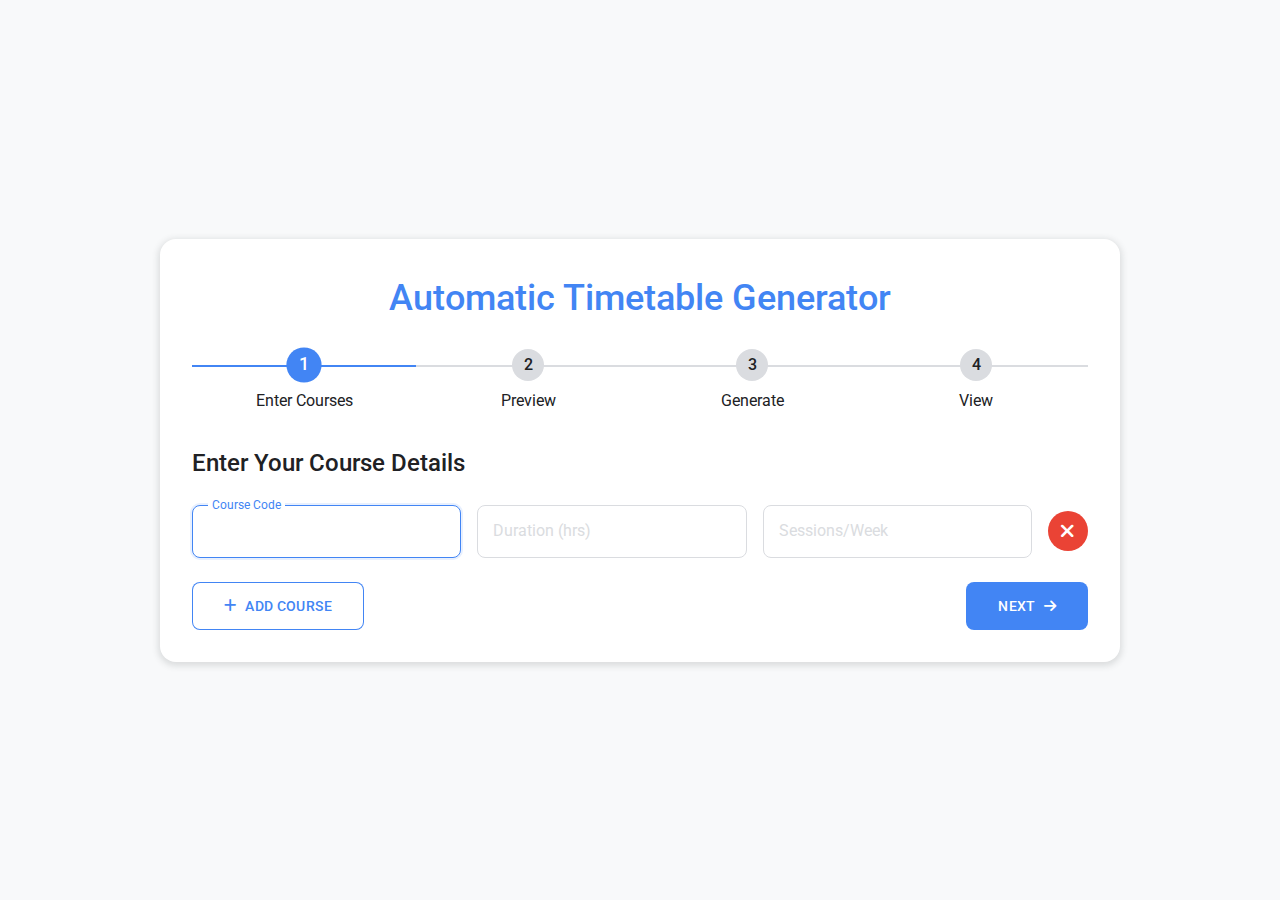
<file: index.html>
<!DOCTYPE html>
<html lang="en">
<head>
  <meta charset="UTF-8"/>
  <meta name="viewport" content="width=device-width, initial-scale=1.0"/>
  <title>Automatic Timetable Generator</title>
  <link rel="icon" href="assets/favicon.ico"/>
  <link href="https://fonts.googleapis.com/css2?family=Google+Sans:wght@400;500;700&family=Roboto:wght@300;400;500;700&display=swap" rel="stylesheet"/>
  <link rel="stylesheet" href="css/style.css"/>
  <link rel="stylesheet" href="https://cdnjs.cloudflare.com/ajax/libs/font-awesome/6.0.0/css/all.min.css"/>
</head>
<body>
  <div class="wizard-container">
    <h1 class="title">Automatic Timetable Generator</h1>

    <div class="progress-bar" data-step="1">
      <div class="step active" data-step="1">Enter Courses</div>
      <div class="step" data-step="2">Preview</div>
      <div class="step" data-step="3">Generate</div>
      <div class="step" data-step="4">View</div>
    </div>

    <!-- Step 1: Enter Courses -->
    <section id="step1" class="step-section active">
      <h2>Enter Your Course Details</h2>
      <div id="courseContainer"></div>
      <div class="button-row">
        <button id="addCourseBtn" class="btn secondary icon">
          <i class="fas fa-plus"></i> Add Course
        </button>
        <button id="toPreview" class="btn primary icon">
          Next <i class="fas fa-arrow-right"></i>
        </button>
      </div>
    </section>

    <!-- Step 2: Preview -->
    <section id="step2" class="step-section">
      <h2>Review Your Courses</h2>
      <table id="previewTable">
        <thead>
          <tr>
            <th>Course Code</th>
            <th>Duration (hrs)</th>
            <th>Sessions/Week</th>
            <th>Action</th>
          </tr>
        </thead>
        <tbody></tbody>
      </table>
      <div class="button-row">
        <button id="backToEntry" class="btn secondary icon">
          <i class="fas fa-arrow-left"></i> Back
        </button>
        <button id="toGenerate" class="btn primary icon">
          Generate <i class="fas fa-wand-magic-sparkles"></i>
        </button>
      </div>
    </section>

    <!-- Step 3: Generating -->
    <section id="step3" class="step-section">
      <h2>Creating Your Timetable</h2>
      <div class="loader-container">
        <div class="loader"></div>
        <p class="progress-text">Optimizing your schedule...</p>
      </div>
    </section>

    <!-- Step 4: View Timetable -->
    <section id="step4" class="step-section">
      <h2>Your Weekly Schedule</h2>
      <div id="timetableGrid" class="grid-section"></div>
      <div class="button-row">
        <button id="restartBtn" class="btn secondary icon">
          <i class="fas fa-redo"></i> New Schedule
        </button>
        <button id="printBtn" class="btn primary icon">
          <i class="fas fa-print"></i> Print
        </button>
      </div>
    </section>
  </div>

  <script src="js/app.js"></script>
  <script src="js/form.js"></script>
  <script src="js/timetable.js"></script>
</body>
</html>
</file>
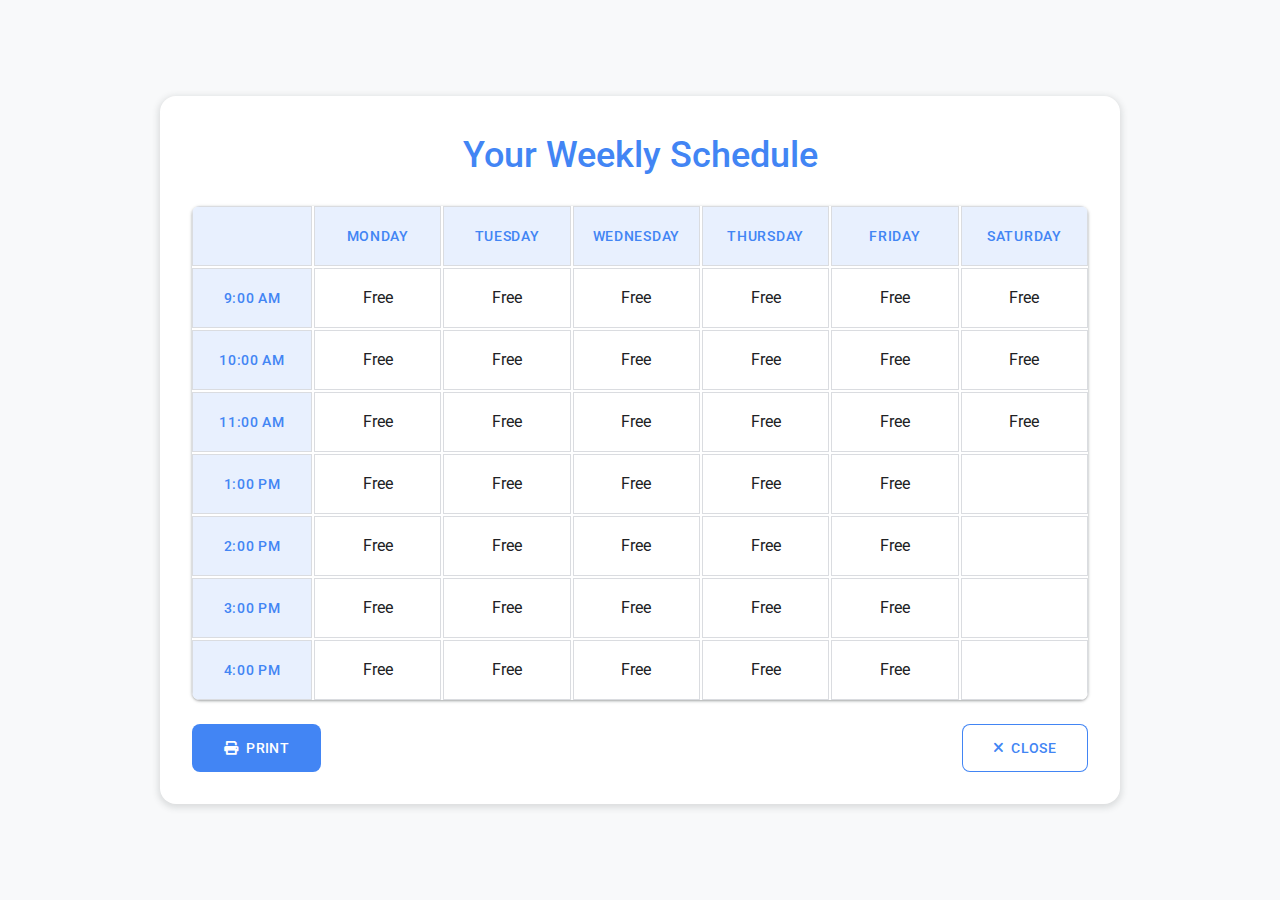
<file: timetable.html>
<!DOCTYPE html>
<html lang="en">
<head>
  <meta charset="UTF-8"/>
  <meta name="viewport" content="width=device-width, initial-scale=1.0"/>
  <title>Printable Timetable</title>
  <link href="https://fonts.googleapis.com/css2?family=Google+Sans:wght@400;500;700&family=Roboto:wght@300;400;500;700&display=swap" rel="stylesheet"/>
  <link rel="stylesheet" href="css/style.css"/>
  <link rel="stylesheet" href="https://cdnjs.cloudflare.com/ajax/libs/font-awesome/6.0.0/css/all.min.css"/>
  <style>
    @media print {
      body {
        background-color: white;
        margin: 0;
        padding: 20px;
      }
      
      .wizard-container {
        box-shadow: none;
        max-width: 100%;
        margin: 0;
        padding: 0;
      }
      
      .btn {
        display: none;
      }
    }
  </style>
</head>
<body onload="timetable.generate()">
  <div class="wizard-container">
    <h1 class="title">Your Weekly Schedule</h1>
    <div id="timetableGrid" class="grid-section"></div>
    <div class="button-row">
      <button onclick="window.print()" class="btn primary icon">
        <i class="fas fa-print"></i> Print
      </button>
      <button onclick="window.close()" class="btn secondary icon">
        <i class="fas fa-times"></i> Close
      </button>
    </div>
  </div>
  <script src="js/timetable.js"></script>
  <script>
    // If courses data is not available, get it from localStorage
    if (!window.courses && localStorage.getItem('timetableCourses')) {
      try {
        window.courses = JSON.parse(localStorage.getItem('timetableCourses'));
      } catch (e) {
        console.error('Failed to load courses from localStorage', e);
      }
    }
  </script>
</body>
</html>
</file>
<file: css/style.css>
/* Base Variables & Settings */
:root {
  /* Light Theme Colors */
  --primary: #4285f4;
  --primary-dark: #1a73e8;
  --primary-light: #e8f0fe;
  --secondary: #34a853;
  --error: #ea4335;
  --warning: #fbbc04;
  --surface: #ffffff;
  --background: #f8f9fa;
  --on-primary: #ffffff;
  --on-surface: #202124;
  --on-background: #202124;
  --border: #dadce0;
  --shadow-color: rgba(60, 64, 67, 0.15);
  
  /* Animation Settings */
  --transition-fast: 150ms cubic-bezier(0.4, 0.0, 0.2, 1);
  --transition-standard: 300ms cubic-bezier(0.4, 0.0, 0.2, 1);
  --transition-emphasized: 500ms cubic-bezier(0.4, 0.0, 0.2, 1);
  
  /* Elevation Shadows */
  --elevation-1: 0 1px 2px 0 rgba(60, 64, 67, 0.3), 0 1px 3px 1px rgba(60, 64, 67, 0.15);
  --elevation-2: 0 2px 6px 2px rgba(60, 64, 67, 0.15);
  --elevation-3: 0 4px 8px 3px rgba(60, 64, 67, 0.15);
  
  /* Spacing */
  --spacing-xs: 4px;
  --spacing-s: 8px;
  --spacing-m: 16px;
  --spacing-l: 24px;
  --spacing-xl: 32px;
  
  /* Border Radius */
  --radius-s: 4px;
  --radius-m: 8px;
  --radius-l: 16px;
  --radius-xl: 28px;
}

/* Dark Theme */
@media (prefers-color-scheme: dark) {
  :root {
    --primary: #8ab4f8;
    --primary-dark: #669df6;
    --primary-light: #232e40;
    --surface: #202124;
    --background: #121212;
    --on-primary: #202124;
    --on-surface: #e8eaed;
    --on-background: #e8eaed;
    --border: #5f6368;
    --shadow-color: rgba(0, 0, 0, 0.3);
  }
}

/* Base Elements */
* {
  box-sizing: border-box;
  margin: 0;
  padding: 0;
}

body {
  font-family: 'Google Sans', 'Roboto', sans-serif;
  background-color: var(--background);
  color: var(--on-background);
  transition: background-color var(--transition-standard), color var(--transition-standard);
  margin: 0;
  padding: 0;
  min-height: 100vh;
  display: flex;
  align-items: center;
  justify-content: center;
  font-size: 16px;
  line-height: 1.5;
}

.wizard-container {
  max-width: 960px;
  width: 90%;
  margin: var(--spacing-xl) auto;
  background-color: var(--surface);
  border-radius: var(--radius-l);
  box-shadow: var(--elevation-2);
  padding: var(--spacing-xl);
  position: relative;
  overflow: hidden;
  transition: box-shadow var(--transition-standard), background-color var(--transition-standard);
}

.wizard-container:hover {
  box-shadow: var(--elevation-3);
}

.title {
  font-weight: 500;
  color: var(--primary);
  text-align: center;
  margin-bottom: var(--spacing-l);
  font-size: 2.25rem;
  transition: color var(--transition-standard);
}

h2 {
  color: var(--on-surface);
  margin-bottom: var(--spacing-l);
  font-weight: 500;
  font-size: 1.5rem;
  transition: color var(--transition-standard);
}

/* Progress Stepper */
.progress-bar {
  display: flex;
  margin-bottom: var(--spacing-xl);
  position: relative;
  counter-reset: step;
}

.progress-bar::before {
  content: '';
  position: absolute;
  height: 2px;
  background-color: var(--border);
  top: 16px;
  left: 0;
  right: 0;
  z-index: 1;
  transition: background-color var(--transition-standard);
}

.progress-bar::after {
  content: '';
  position: absolute;
  height: 2px;
  background-color: var(--primary);
  top: 16px;
  left: 0;
  z-index: 2;
  transition: width var(--transition-emphasized), background-color var(--transition-standard);
}

.progress-bar[data-step="1"]::after { width: 25%; }
.progress-bar[data-step="2"]::after { width: 50%; }
.progress-bar[data-step="3"]::after { width: 75%; }
.progress-bar[data-step="4"]::after { width: 100%; }

.step {
  flex: 1;
  text-align: center;
  position: relative;
  z-index: 3;
  transition: color var(--transition-standard);
}

.step::before {
  counter-increment: step;
  content: counter(step);
  display: flex;
  align-items: center;
  justify-content: center;
  width: 32px;
  height: 32px;
  background-color: var(--border);
  color: var(--on-background);
  border-radius: 50%;
  margin: 0 auto var(--spacing-s);
  font-weight: 500;
  transition: background-color var(--transition-standard), color var(--transition-standard), transform var(--transition-emphasized);
}

.step.active::before {
  background-color: var(--primary);
  color: var(--on-primary);
  transform: scale(1.1);
}

.step.done::before {
  background-color: var(--secondary);
  color: var(--on-primary);
  content: '✓';
}

.step-section {
  display: none;
  opacity: 0;
  transform: translateY(20px);
  transition: opacity var(--transition-standard), transform var(--transition-standard);
}

.step-section.active {
  display: block;
  opacity: 1;
  transform: translateY(0);
  animation: fadeUpIn var(--transition-emphasized) forwards;
}

/* Course Input Form */
#courseContainer {
  margin-bottom: var(--spacing-l);
}

.course-row {
  display: flex;
  gap: var(--spacing-m);
  margin-bottom: var(--spacing-m);
  animation: fadeInLeft var(--transition-standard) forwards;
}

.input-field {
  position: relative;
  flex: 1;
}

.input-field input {
  width: 100%;
  padding: var(--spacing-m);
  background-color: var(--surface);
  border: 1px solid var(--border);
  border-radius: var(--radius-m);
  color: var(--on-surface);
  font-family: inherit;
  font-size: 1rem;
  transition: border var(--transition-fast), box-shadow var(--transition-fast), background-color var(--transition-standard);
}

.input-field input:focus {
  outline: none;
  border-color: var(--primary);
  box-shadow: 0 0 0 2px var(--primary-light);
}

.input-field label {
  position: absolute;
  left: var(--spacing-m);
  top: 50%;
  transform: translateY(-50%);
  color: var(--border);
  pointer-events: none;
  transition: all var(--transition-fast);
}

.input-field input:focus + label,
.input-field input:not(:placeholder-shown) + label {
  top: 0;
  font-size: 0.75rem;
  background-color: var(--surface);
  padding: 0 var(--spacing-xs);
  color: var(--primary);
}

.remove-row {
  display: flex;
  align-items: center;
  justify-content: center;
  width: 40px;
  height: 40px;
  border-radius: 50%;
  border: none;
  background-color: var(--error);
  color: white;
  cursor: pointer;
  font-size: 1.25rem;
  transition: background-color var(--transition-fast), transform var(--transition-fast);
  align-self: center;
}

.remove-row:hover {
  background-color: #d93025;
  transform: scale(1.05);
}

/* Buttons */
.button-row {
  display: flex;
  justify-content: space-between;
  margin-top: var(--spacing-l);
  gap: var(--spacing-m);
}

.btn {
  padding: var(--spacing-m) var(--spacing-xl);
  border-radius: var(--radius-m);
  font-family: inherit;
  font-size: 0.875rem;
  font-weight: 500;
  letter-spacing: 0.025em;
  text-transform: uppercase;
  cursor: pointer;
  transition: all var(--transition-fast);
  border: none;
  position: relative;
  overflow: hidden;
}

.btn::after {
  content: '';
  position: absolute;
  top: 50%;
  left: 50%;
  width: 5px;
  height: 5px;
  background: rgba(255, 255, 255, 0.5);
  opacity: 0;
  border-radius: 100%;
  transform: scale(1, 1) translate(-50%, -50%);
  transform-origin: 50% 50%;
}

.btn:focus:not(:active)::after {
  animation: ripple 1s ease-out;
}

.btn.primary {
  background-color: var(--primary);
  color: var(--on-primary);
}

.btn.primary:hover {
  background-color: var(--primary-dark);
  box-shadow: var(--elevation-1);
}

.btn.secondary {
  background-color: transparent;
  color: var(--primary);
  box-shadow: inset 0 0 0 1px var(--primary);
}

.btn.secondary:hover {
  background-color: var(--primary-light);
}

.btn.text {
  background-color: transparent;
  color: var(--primary);
  padding: var(--spacing-s) var(--spacing-m);
}

.btn.text:hover {
  background-color: var(--primary-light);
}

.btn.icon {
  display: flex;
  align-items: center;
  justify-content: center;
  gap: var(--spacing-s);
}

.btn.icon svg {
  width: 18px;
  height: 18px;
}

/* Preview Table */
#previewTable {
  width: 100%;
  border-collapse: separate;
  border-spacing: 0;
  margin-bottom: var(--spacing-l);
  overflow: hidden;
  border-radius: var(--radius-m);
  box-shadow: var(--elevation-1);
}

#previewTable th,
#previewTable td {
  padding: var(--spacing-m);
  text-align: left;
  border-bottom: 1px solid var(--border);
  transition: background-color var(--transition-standard), color var(--transition-standard);
}

#previewTable th {
  background-color: var(--primary-light);
  color: var(--primary);
  font-weight: 500;
}

#previewTable tr:last-child td {
  border-bottom: none;
}

#previewTable tr:nth-child(even) {
  background-color: rgba(0, 0, 0, 0.02);
}

@media (prefers-color-scheme: dark) {
  #previewTable tr:nth-child(even) {
    background-color: rgba(255, 255, 255, 0.03);
  }
}

#previewTable tr {
  transition: transform var(--transition-fast), box-shadow var(--transition-fast);
}

#previewTable tr:hover {
  transform: translateY(-2px);
  box-shadow: var(--elevation-1);
  position: relative;
  z-index: 1;
}

#previewTable td:last-child {
  text-align: center;
}

#previewTable .remove-btn {
  background-color: transparent;
  color: var(--error);
  border: none;
  cursor: pointer;
  width: 30px;
  height: 30px;
  border-radius: 50%;
  display: flex;
  align-items: center;
  justify-content: center;
  transition: background-color var(--transition-fast);
}

#previewTable .remove-btn:hover {
  background-color: rgba(234, 67, 53, 0.1);
}

/* Loader */
.loader-container {
  display: flex;
  flex-direction: column;
  align-items: center;
  justify-content: center;
  padding: var(--spacing-xl) 0;
  gap: var(--spacing-l);
}

.progress-text {
  color: var(--primary);
  font-weight: 500;
  text-align: center;
  margin-top: var(--spacing-m);
}

.loader {
  width: 60px;
  height: 60px;
  border: 4px solid var(--primary-light);
  border-radius: 50%;
  border-top: 4px solid var(--primary);
  animation: spin 1.2s cubic-bezier(0.4, 0.0, 0.2, 1) infinite;
}

/* Timetable Grid */
.grid-section {
  margin-top: var(--spacing-l);
  display: grid;
  grid-template-columns: 120px repeat(6, 1fr);
  gap: 2px;
  border-radius: var(--radius-m);
  overflow: hidden;
  box-shadow: var(--elevation-1);
  animation: fadeUpIn var(--transition-standard) forwards;
}

.cell {
  padding: var(--spacing-m);
  text-align: center;
  background-color: var(--surface);
  border: 1px solid var(--border);
  transition: background-color var(--transition-standard), color var(--transition-standard);
  display: flex;
  align-items: center;
  justify-content: center;
  min-height: 60px;
}

.header {
  background-color: var(--primary-light);
  color: var(--primary);
  font-weight: 500;
  text-transform: uppercase;
  letter-spacing: 0.05em;
  font-size: 0.875rem;
}

.day-header {
  background-color: var(--primary);
  color: var(--on-primary);
  font-weight: 500;
}

.time-slot {
  background-color: var(--primary-light);
  color: var(--primary);
  font-weight: 500;
}

.course-slot {
  background-color: var(--primary-light);
  color: var(--primary);
  font-weight: 500;
  transition: transform var(--transition-fast), box-shadow var(--transition-fast);
}

.course-slot:hover {
  transform: scale(1.03);
  box-shadow: var(--elevation-1);
  z-index: 1;
}

.free-slot {
  background-color: transparent;
  color: var(--on-surface);
  font-style: italic;
  opacity: 0.7;
}

/* Animations */
@keyframes fadeUpIn {
  from {
    opacity: 0;
    transform: translateY(20px);
  }
  to {
    opacity: 1;
    transform: translateY(0);
  }
}

@keyframes fadeInLeft {
  from {
    opacity: 0;
    transform: translateX(-20px);
  }
  to {
    opacity: 1;
    transform: translateX(0);
  }
}

@keyframes spin {
  0% {
    transform: rotate(0deg);
  }
  100% {
    transform: rotate(360deg);
  }
}

@keyframes ripple {
  0% {
    transform: scale(0, 0);
    opacity: 0.5;
  }
  20% {
    transform: scale(25, 25);
    opacity: 0.5;
  }
  100% {
    opacity: 0;
    transform: scale(40, 40);
  }
}

/* Media Queries */
@media screen and (max-width: 768px) {
  .wizard-container {
    width: 95%;
    padding: var(--spacing-m);
  }
  
  .grid-section {
    grid-template-columns: 80px repeat(6, 1fr);
    font-size: 0.75rem;
  }
  
  .cell {
    padding: var(--spacing-s);
    min-height: 50px;
  }
  
  .step::before {
    width: 24px;
    height: 24px;
    font-size: 0.75rem;
  }
  
  .course-row {
    flex-direction: column;
    gap: var(--spacing-s);
  }
  
  .input-field {
    width: 100%;
  }
}

/* Print Styles */
@media print {
  body {
    background-color: white;
  }
  
  .wizard-container {
    box-shadow: none;
    max-width: 100%;
    margin: 0;
    padding: 0;
  }
  
  .button-row, .progress-bar {
    display: none;
  }
  
  .grid-section {
    box-shadow: none;
  }
  
  .title {
    color: black;
  }
}
/* Notification styles - To be added to your main CSS file */
.notification {
  position: fixed;
  top: 20px;
  right: 20px;
  padding: 16px;
  border-radius: var(--radius-m);
  background-color: white;
  box-shadow: var(--elevation-2);
  min-width: 280px;
  max-width: 400px;
  z-index: 1000;
  transform: translateY(-20px);
  opacity: 0;
  transition: transform var(--transition-standard), opacity var(--transition-standard);
}

.notification.error {
  border-left: 4px solid var(--error);
}

.notification.info {
  border-left: 4px solid var(--primary);
}

.notification.success {
  border-left: 4px solid var(--secondary);
}

.notification-content {
  display: flex;
  align-items: center;
  gap: var(--spacing-m);
}

.notification i {
  font-size: 1.25rem;
}

.notification.error i {
  color: var(--error);
}

.notification.info i {
  color: var(--primary);
}

.notification.success i {
  color: var(--secondary);
}

@media (prefers-color-scheme: dark) {
  .notification {
    background-color: var(--surface);
    color: var(--on-surface);
  }
}
</file>
